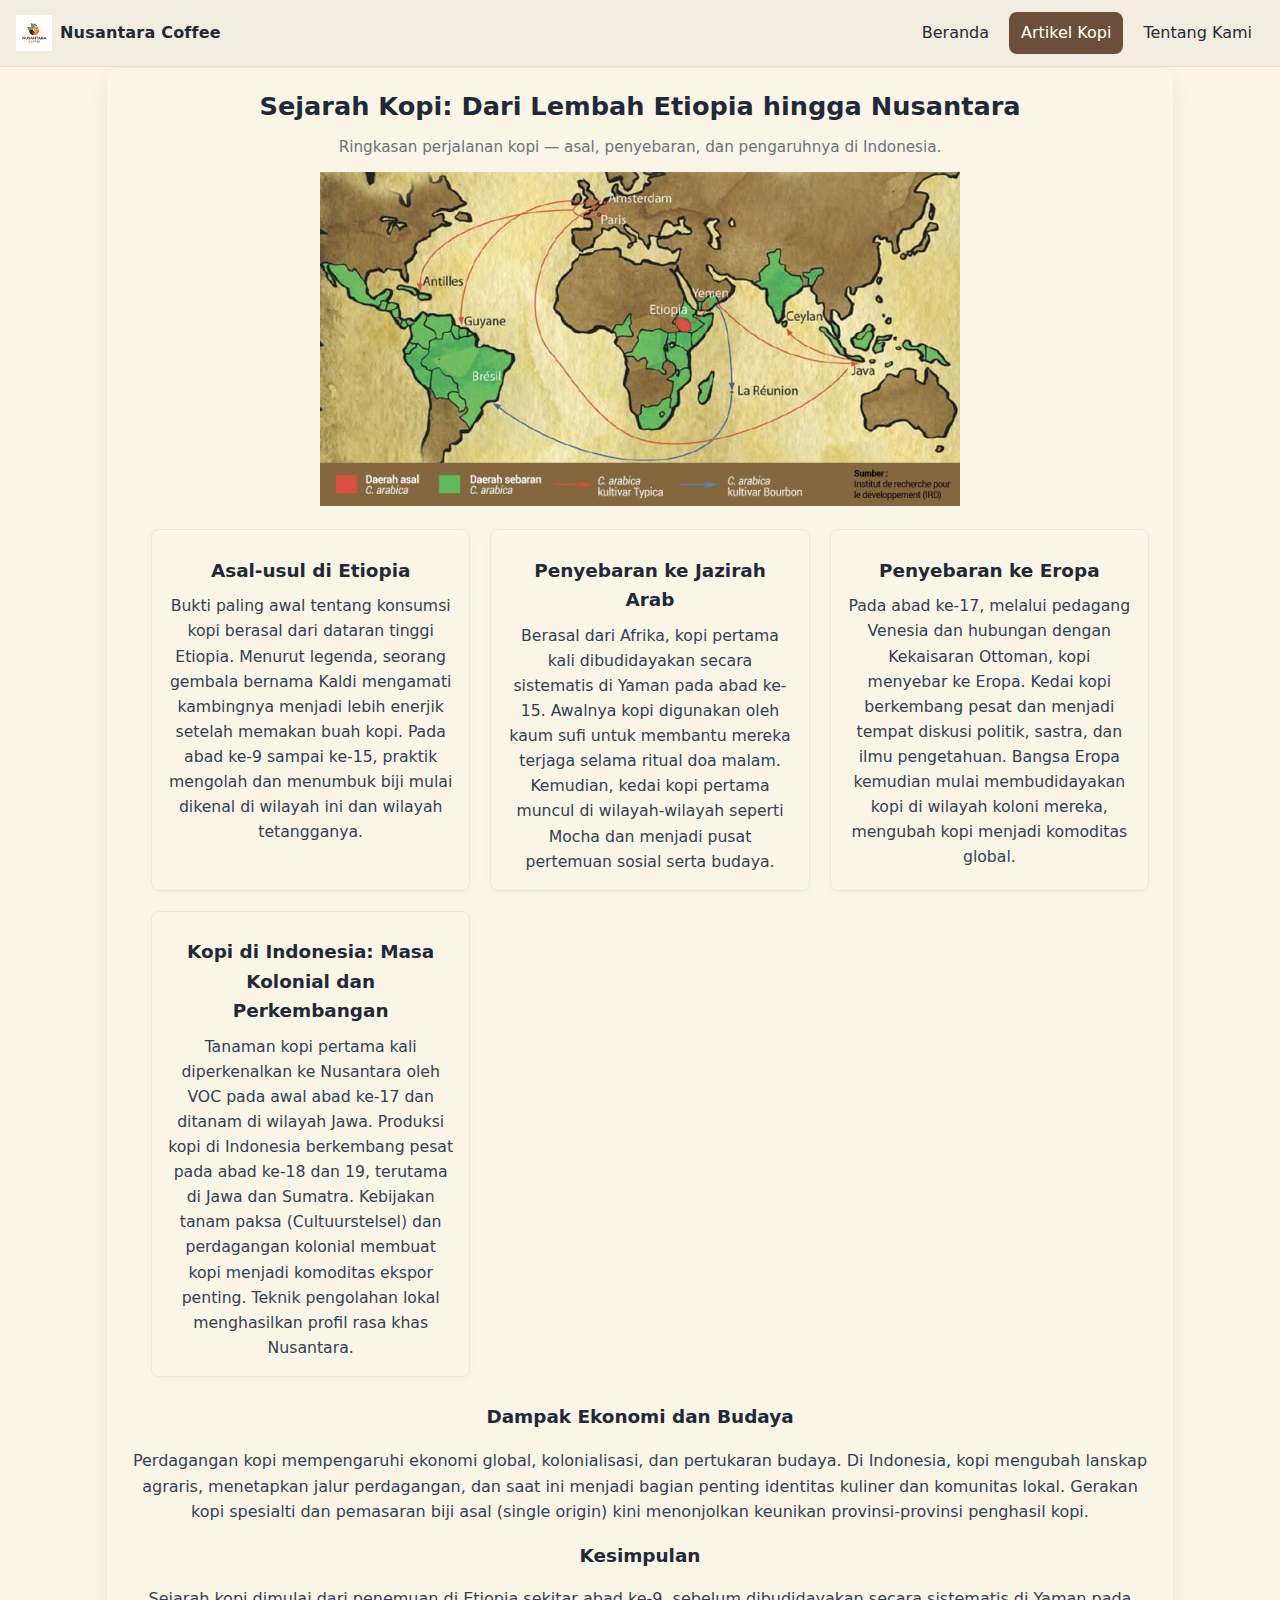
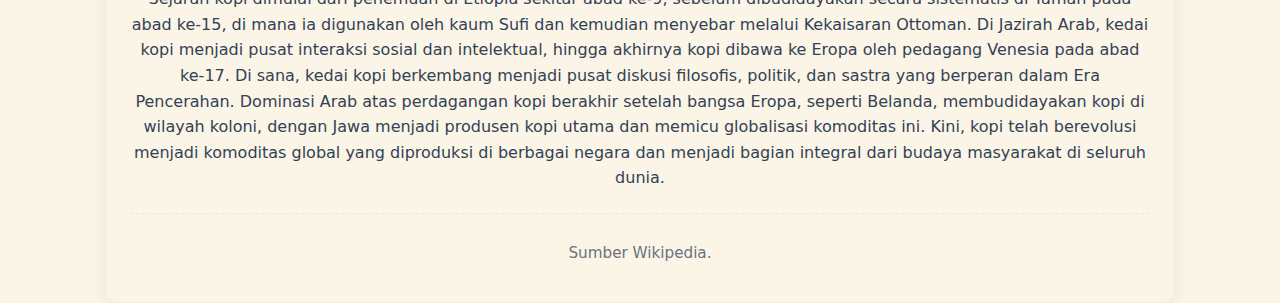
<file: article.html>
<!DOCTYPE html>
<html lang="id">
  <head>
    <meta charset="utf-8" />
    <meta name="viewport" content="width=device-width,initial-scale=1" />
    <title>Sejarah Kopi — Nusantara Coffee</title>
    <meta name="description" content="Ringkasan sejarah kopi: asal-usul, penyebaran ke dunia, dan peran Indonesia dalam perdagangan kopi global." />
    <link rel="icon" href="images/logo.jpg" />
    <link rel="stylesheet" href="article.css" />
    <link rel="stylesheet" href="style.css" />
  </head>
  <body>
    <header class="site-header">
      <a class="brand" href="index.html" aria-label="Beranda Nusantara Coffee">
        <img src="images/logo.jpg" alt="Logo Nusantara Coffee" class="logo" />
        <span class="brand-text">Nusantara Coffee</span>
      </a>
      <nav class="nav">
        <a href="index.html" class="nav-link">Beranda</a>
        <a href="article.html" class="nav-link is-active" aria-current="page">Artikel Kopi</a>
        <a href="contact.html" class="nav-link">Tentang Kami</a>
      </nav>
    </header>
    <main class="container article-page">
      <article class="article">
        <header>
          <h1 class="article-title">Sejarah Kopi: Dari Lembah Etiopia hingga Nusantara</h1>
          <p class="muted">Ringkasan perjalanan kopi — asal, penyebaran, dan pengaruhnya di Indonesia.</p>
        </header>

        <div class="article-foto" id="article-foto">
          <div class="slides-container">
            <img src="images/sejarah-kopi.jpg" alt="Sejarah Kopi" class="slide-image active" /> 
        </div>
           
        <section class="history-container">
          <ul class="container-grid" role="list">
            <li class="history-card" role="listitem">
               <h2>Asal-usul di Etiopia</h2>
               <p>
                 Bukti paling awal tentang konsumsi kopi berasal dari dataran tinggi Etiopia. Menurut legenda, seorang gembala bernama Kaldi mengamati kambingnya menjadi lebih enerjik setelah memakan buah kopi. Pada abad ke-9 sampai ke-15,
                 praktik mengolah dan menumbuk biji mulai dikenal di wilayah ini dan wilayah tetangganya.
               </p>
            </li>
            <li class="history-card" role="listitem">
               <h2>Penyebaran ke Jazirah Arab</h2>
               <p>
                 Berasal dari Afrika, kopi pertama kali dibudidayakan secara sistematis di Yaman pada abad ke-15. Awalnya kopi digunakan oleh kaum sufi untuk membantu mereka terjaga selama ritual doa malam. Kemudian, kedai kopi pertama
                 muncul di wilayah-wilayah seperti Mocha dan menjadi pusat pertemuan sosial serta budaya.
               </p>
            </li>
            <li class="history-card" role="listitem">
               <h2>Penyebaran ke Eropa</h2>
               <p>
                 Pada abad ke-17, melalui pedagang Venesia dan hubungan dengan Kekaisaran Ottoman, kopi menyebar ke Eropa. Kedai kopi berkembang pesat dan menjadi tempat diskusi politik, sastra, dan ilmu pengetahuan. Bangsa Eropa kemudian
                 mulai membudidayakan kopi di wilayah koloni mereka, mengubah kopi menjadi komoditas global.
               </p>
            </li>
            <li class="history-card" role="listitem">
               <h2>Kopi di Indonesia: Masa Kolonial dan Perkembangan</h2>
               <p>
                 Tanaman kopi pertama kali diperkenalkan ke Nusantara oleh VOC pada awal abad ke-17 dan ditanam di wilayah Jawa. Produksi kopi di Indonesia berkembang pesat pada abad ke-18 dan 19, terutama di Jawa dan Sumatra. Kebijakan
                 tanam paksa (Cultuurstelsel) dan perdagangan kolonial membuat kopi menjadi komoditas ekspor penting. Teknik pengolahan lokal menghasilkan profil rasa khas Nusantara.
               </p>
            </li>
          </ul>
         </section>

        <section>
          <h2>Dampak Ekonomi dan Budaya</h2>
          <p>
            Perdagangan kopi mempengaruhi ekonomi global, kolonialisasi, dan pertukaran budaya. Di Indonesia, kopi mengubah lanskap agraris, menetapkan jalur perdagangan, dan saat ini menjadi bagian penting identitas kuliner dan komunitas
            lokal. Gerakan kopi spesialti dan pemasaran biji asal (single origin) kini menonjolkan keunikan provinsi-provinsi penghasil kopi.
          </p>
        </section>

        <section>
          <h2>Kesimpulan</h2>
          <p>
            Sejarah kopi dimulai dari penemuan di Etiopia sekitar abad ke-9, sebelum dibudidayakan secara sistematis di Yaman pada abad ke-15, di mana ia digunakan oleh kaum Sufi dan kemudian menyebar melalui Kekaisaran Ottoman. 
            Di Jazirah Arab, kedai kopi menjadi pusat interaksi sosial dan intelektual, hingga akhirnya kopi dibawa ke Eropa oleh pedagang Venesia pada abad ke-17. 
            Di sana, kedai kopi berkembang menjadi pusat diskusi filosofis, politik, dan sastra yang berperan dalam Era Pencerahan. 
            Dominasi Arab atas perdagangan kopi berakhir setelah bangsa Eropa, seperti Belanda, membudidayakan kopi di wilayah koloni, dengan Jawa menjadi produsen kopi utama dan memicu globalisasi komoditas ini. 
            Kini, kopi telah berevolusi menjadi komoditas global yang diproduksi di berbagai negara dan menjadi bagian integral dari budaya masyarakat di seluruh dunia.
          </p>
        </section>

        <footer class="article-meta">
          <p class="muted">Sumber Wikipedia.</p>
        </footer>
      </article>
    </main>
  </body>
</html>
</file>
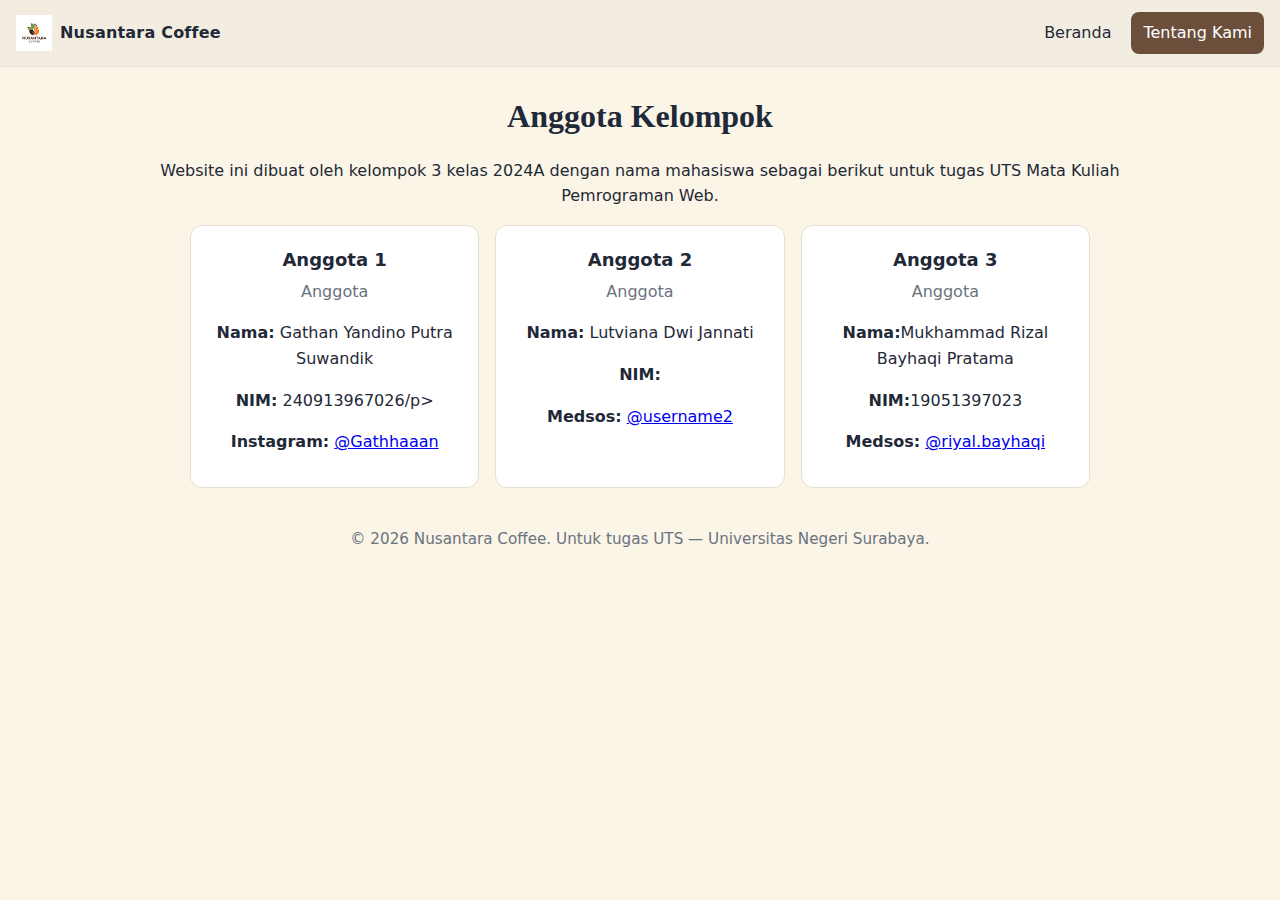
<file: contact.html>
<!doctype html>
<html lang="id">
  <head>
    <meta charset="utf-8" />
    <meta name="viewport" content="width=device-width, initial-scale=1" />
    <title>Nusantara Coffee — Tentang Kami</title>
    <meta name="description" content="Biodata Anggota Kelompok Pembuat Website Nusantara Coffee." />
    <link rel="icon" href="images/logo.jpg" />
    <link rel="stylesheet" href="style.css" />
  </head>
  <body>
    <header class="site-header">
      <a class="brand" href="index.html" aria-label="Beranda Nusantara Coffee">
        <img src="images/logo.jpg" alt="Logo Nusantara Coffee" class="logo" />
        <span class="brand-text">Nusantara Coffee</span>
      </a>
      <nav class="nav">
        <a href="index.html" class="nav-link">Beranda</a>
        <a href="contact.html" class="nav-link is-active" aria-current="page">Tentang Kami</a>
      </nav>
    </header>

    <main class="contact">
      <section class="container">
        <h1 class="section-title">Anggota Kelompok</h1>
        <p class="body">Website ini dibuat oleh kelompok 3 kelas 2024A dengan nama mahasiswa sebagai berikut untuk tugas UTS Mata Kuliah Pemrograman Web.</p>

        <div class="grid grid-3">
           <article class="card">
            <div class="card-body">
              <h2 class="card-title">Anggota 1</h2>
              <p class="card-meta">Anggota</p>
              
              <p><strong>Nama:</strong> Gathan Yandino Putra Suwandik</p>
              <p><strong>NIM:</strong> 240913967026/p>
    
              <p><strong>Instagram:</strong> <a href="https://www.instagram.com/gathhaaan?igsh=MXFhcmZrb2Y3dmhodw==">@Gathhaaan</a></p>
              
            </div>
          </article>

           <article class="card">
            <div class="card-body">
              <h2 class="card-title">Anggota 2</h2>
              <p class="card-meta">Anggota</p>
              
              <p><strong>Nama:</strong> Lutviana Dwi Jannati</p>
              <p><strong>NIM:</strong> </p>

              <p><strong>Medsos:</strong> <a href="[Link Medsos 2]">@username2</a></p>
              
            </div>
          </article>

           <article class="card">
            <div class="card-body">
              <h2 class="card-title">Anggota 3</h2>
              <p class="card-meta">Anggota</p>
              
              <p><strong>Nama:</strong>Mukhammad Rizal Bayhaqi Pratama</p>
              <p><strong>NIM:</strong>19051397023</p>

              <p><strong>Medsos:</strong> <a href="https://www.instagram.com/rizal.bayhaqi?igsh=MWFydDQyZXU1cjg1dA==">@riyal.bayhaqi</a></p>

            </div>
          </article>
        </div>
      </section>
    </main>

    <footer class="site-footer">
      <p class="muted">&copy; <span id="year"></span> Nusantara Coffee. Untuk tugas UTS — Universitas Negeri Surabaya.</p>
    </footer>

    <script src="main.js" defer></script>
  </body>
</html>
</file>
<file: article.css>
/* Style css article */
:root {
  --accent: #2f6b3b;
  --text: #0f172a;
  --muted: #6b7280;
  --card-background: #fff;
  --border: #e6e6e6;
  --radius: 10px;
  --shadow: 0 8px 24px rgba(15, 23, 42, 0.06);
  --container-max: 1000px;
  --gap: 1rem;
  --font-sans: system-ui, -apple-system, "Segoe UI", Roboto, "Helvetica Neue", Arial;
}

* {
  box-sizing: border-box;
}
body {
  margin: 0;
  font-family: var(--font-sans);
  color: var(--text);
  line-height: 1.6;
  background: transparent;
}

.article-page {
  max-width: var(--container-max);
  margin: 2rem auto;
  padding: 0 1rem;
}

.article {
  background: var(--card-bg);
  border-radius: var(--radius);
  padding: 1.5rem;
  box-shadow: var(--shadow);
  border: 1px solid rgba(15, 23, 42, 0.03);
}

.article-title {
  margin: 0 0 0.4rem;
  font-size: 1.6rem;
  font-weight: 700;
  line-height: 1.12;
}
.article .muted {
  color: var(--muted);
  margin-bottom: 0.75rem;
  font-size: 0.95rem;
}
/* hero image */
.article-hero {
  margin: 1rem 0;
  border-radius: 8px;
  overflow: hidden;
  background: #f9fafb;
}
.article-hero img.responsive {
  display: block;
  width: 100%;
  height: auto;
  object-fit: cover;
}
.article-hero figcaption {
  padding: 0.5rem 0 0;
  color: var(--muted);
  font-size: 0.88rem;
}
/* History section */
.history-container {
  margin: 1.25rem 0 1.6rem;
}
.container-grid {
  display: grid;
  grid-template-columns: repeat(3, 1fr);
  gap: calc(var(--gap) * 1.25);
  list-style: none;
  margin: 0;
  padding: 0;
}
.history-card {
  background: var(--card-bg);
  border: 1px solid var(--border);
  border-radius: 8px;
  padding: 1rem;
  box-shadow: 0 2px 8px rgba(2, 6, 23, 0.03);
  display: block;
}
.history-card h2 {
  margin: 0 0 0.5rem;
  font-size: 1.05rem;
  color: var(--text);
}
.history-card p {
  margin: 0;
  color: #334155;
  font-size: 0.98rem;
}

/* Article sections */
.article section {
  margin-top: 1rem;
}
.article section h2 {
  margin-top: 0.6rem;
  font-size: 1.15rem;
  color: var(--text);
}
.article p {
  color: #334155;
}

.article-meta {
  margin-top: 1.4rem;
  border-top: 1px dashed var(--border);
  padding-top: 0.75rem;
  color: var(--muted);
  font-size: 0.95rem;
}

.article a {
  color: var(--accent);
  text-decoration: underline;
}
.article ul,
.article ol {
  margin-left: 1.25rem;
}
.article blockquote {
  margin: 1rem 0;
  padding: 0.75rem 1rem;
  background: #f8fafc;
  border-left: 4px solid #c7d2fe;
  color: #374151;
  border-radius: 6px;
}

/* Responsive */
@media (max-width: 900px) {
  .container-grid {
    grid-template-columns: repeat(2, 1fr);
  }
  .article-title {
    font-size: 1.4rem;
  }
}
@media (max-width: 640px) {
  .container-grid {
    grid-template-columns: 1fr;
  }
  .article {
    padding: 1rem;
  }
  .article-page {
    margin: 1rem auto;
  }
  .article-title {
    font-size: 1.15rem;
  }
}
@media print {
  .site-header,
  .nav,
  footer,
  .btn {
    display: none !important;
  }
  .article {
    box-shadow: none;
    border: none;
  }
}
</file>
<file: style.css>
/* Tema warna (maks 5) */
:root {
  --bg: #faf5e6; /* krem */
  --surface: #f3ede1; /* beige terang */
  --text: #1f2937; /* abu kehitaman */
  --primary: #6b4f3b; /* cokelat kopi */
  --accent: #2f6b3b; /* hijau hutan */
  --radius: 0.75rem;
}

* {
  box-sizing: border-box;
}
html,
body {
  height: 100%;
}

html {
  scroll-behavior: smooth;
}

body {
  margin: 0;
  font-family: system-ui, -apple-system, "Segoe UI", Roboto, Helvetica, Arial, sans-serif;
  color: var(--text);
  background: var(--bg);
  line-height: 1.6;
}

/* Header */
.site-header {
  position: sticky;
  top: 0;
  z-index: 20;
  background: var(--surface);
  border-bottom: 1px solid #e7dfd2;
  display: flex;
  align-items: center;
  justify-content: space-between;
  padding: 0.75rem 1rem;
}
.brand {
  display: flex;
  align-items: center;
  gap: 0.5rem;
  text-decoration: none;
  color: var(--text);
}
.logo {
  width: 36px;
  height: 36px;
}
.brand-text {
  font-weight: 700;
  letter-spacing: 0.2px;
}
.nav {
  display: flex;
  gap: 0.5rem;
}
.nav-link {
  text-decoration: none;
  color: var(--text);
  padding: 0.5rem 0.75rem;
  border-radius: 0.5rem;
}
.nav-link:hover {
  background: #eae3d6;
}
.nav-link.is-active {
  background: var(--primary);
  color: white;
}

/* Hero */
.hero {
  position: relative;
  padding: 3rem 1rem;
  background: var(--bg);
  min-height: 90vh;
  display: flex;
  align-items: center;
  justify-content: center;
  z-index: 1;
}

.hero-inner {
  color: #e7dfd2;
  max-width: 960px;
  margin: 0 auto;
  text-align: center;
  z-index: 5;
}

.hero-background {
  position: absolute;
  top: 0;
  left: 0;
  width: 100%;
  height: 100%;
  overflow: hidden;
  z-index: -1;
}

.hero-background-image {
  position: absolute;
  top: 0;
  left: 0;
  width: 100%;
  height: 100%;
  object-fit: cover;
  opacity: 0;
  transition: opacity 1s ease-in-out;
}

.hero-background-image.active {
  opacity: 1;
}

/* Buttons */
.btn {
  display: inline-flex;
  align-items: center;
  justify-content: center;
  gap: 0.5rem;
  border: none;
  cursor: pointer;
  font-weight: 600;
  padding: 0.625rem 1rem;
  border-radius: 0.6rem;
}
.btn-primary {
  background: var(--accent);
  color: white;
}
.btn-primary:hover {
  filter: brightness(0.95);
}
.btn-secondary {
  background: var(--primary);
  color: white;
}
.btn-secondary:hover {
  filter: brightness(0.95);
}

/* Sections */

.intro {
  text-align: center;
}

.contact .container {
  text-align: center;
}

.container {
  text-align: center;
  max-width: 1100px;
  margin: 0 auto;
  padding: 0 1rem;
}
.section-title {
  font-family: Georgia;
  font-size: clamp(1.4rem, 3.5vw, 2rem);
  margin: 1.5rem 0 1rem;
}
.body {
  margin: 0.25rem 0 1rem;
}
.muted {
  color: #6b7280;
  font-size: 0.95rem;
}

/* Map */
.map-section {
  padding: 1rem 0 2rem;
}
.map-wrapper {
  position: relative;
  background: var(--surface);
  border: 1px solid #e7dfd2;
  border-radius: var(--radius);
  overflow: hidden;
}
.map-image {
  display: block;
  width: 100%;
  height: auto;
  object-fit: cover;
}

/* Hotspots (approx position) */
.hotspot {
  position: absolute;
  width: 5%;
  height: 5%;
  border: 2px solid rgba(43, 96, 59, 0.6);
  border-radius: 999px;
  background: rgba(47, 107, 59, 0.15);
  cursor: pointer;
  outline: none;
}
.hotspot:focus {
  box-shadow: 0 0 0 3px rgba(47, 107, 59, 0.35);
}
/* Positions (responsif kasar, pakai % berdasarkan gambar siluet) */
.hs-sumatra {
  left: 11%;
  top: 40%;
}
.hs-java {
  left: 37%;
  top: 80%;
}
.hs-kalimantan {
  left: 40%;
  top: 40%;
}
.hs-sulawesi {
  left: 55%;
  top: 45%;
}
.hs-bali-ntb-ntt {
  left: 55%;
  top: 80%;
}
.hs-maluku {
  left: 70%;
  top: 45%;
}
.hs-papua {
  left: 85%;
  top: 47%;
}

/* Tooltip */
.tooltip {
  position: absolute;
  min-width: 200px;
  max-width: 260px;
  background: white;
  color: var(--text);
  border: 1px solid #e7dfd2;
  border-radius: 0.6rem;
  padding: 0.5rem 0.75rem;
  box-shadow: 0 6px 20px rgba(0, 0, 0, 0.08);
  transform: translate(-50%, -110%);
  pointer-events: none;
}
.tooltip h4 {
  margin: 0.25rem 0 0.25rem;
  font-size: 1rem;
}
.tooltip ul {
  margin: 0.25rem 0;
  padding-left: 1.1rem;
}
.tooltip li {
  margin: 0.125rem 0;
}

/* kolom komentar */
.comments-section {
  margin-top: 3rem;
  padding: 2rem 0;
  background: #f8f8f8;
  border-radius: 8px;
}

.comment-form {
  display: flex;
  flex-direction: column;
  gap: 1rem;
  margin-bottom: 2rem;
}

.comment-form input,
.comment-form textarea {
  padding: 0.75rem;
  border: 1px solid #ccc;
  border-radius: 6px;
  font-size: 1rem;
  resize: vertical;
}

.comments-list {
  list-style: none;
  padding: 0;
  margin: 0;
}

.comments-list li {
  background: #fff;
  border: 1px solid #e2e2e2;
  border-radius: 6px;
  margin-bottom: 1rem;
  padding: 0.75rem 1rem;
  font-size: 1rem;
  box-shadow: 0 1px 2px rgba(0, 0, 0, 0.03);
}

.comments-list strong {
  color: #2f6b3b;
}
/* responsive pada komentar */
@media (max-width: 600px) {
  .comments-section {
    padding: 1rem 0.5rem;
  }
  .comment-form input,
  .comment-form textarea {
    font-size: 0.9rem;
  }

  .comments-list li {
    font-size: 0.9rem;
    padding: 0.5rem 0.75rem;
  }
}
/* Tabs Kategori */

.tab {
  background: transparent;
  border: 1px solid #d1d5db;
  color: #374151;
  padding: 0.4rem 0.75rem;
  border-radius: 999px;
  cursor: pointer;
  font-weight: 600;
  margin: 1rem 0 1.5rem;
  transition: background 150ms, color 150ms, border-color 150ms;
}
.tab:hover,
.tab:focus {
  border-color: #9ca3af;
  outline: none;
}
.tab.is-active {
  background: #2f6b3b;
  color: #fff;
  border-color: #2f6b3b;
} */
/* Showcase grid */
.showcase {
  padding: 2rem 0;
}
.grid {
  display: grid;
  gap: 1rem;
  grid-template-columns: repeat(1, minmax(0, 1fr));
}
@media (min-width: 640px) {
  .grid {
    grid-template-columns: repeat(2, minmax(0, 1fr));
  }
}
@media (min-width: 960px) {
  .grid {
    grid-template-columns: repeat(4, minmax(0, 1fr));
  }
}
.grid-3 {
  display: grid;
  gap: 1rem;
  grid-template-columns: repeat(1, minmax(0, 1fr));
  max-width: 900px;
  margin: 0 auto;
  align-items: stretch;
}
@media (min-width: 800px) {
  .grid-3 {
    grid-template-columns: repeat(3, minmax(0, 1fr));
  }
}

.card {
  display: flex;
  flex-direction: column;
  background: white;
  border: 1px solid #e7dfd2;
  border-radius: var(--radius);
  overflow: hidden;
  transition: transform 0.2s ease, box-shadow 0.2s ease;
}

.card .card-body {
  /* Di halaman kontak, kita ingin flex-basis penuh agar formulir punya ruang */
  flex-grow: 1;
  padding: 1rem; /* Tambahkan sedikit padding internal */
}

.card .card-title {
  text-align: center;
}

.card:hover {
  transform: translateY(-2px);
  box-shadow: 0 10px 30px rgba(0, 0, 0, 0.08);
}
.card-img {
  width: 100%;
  height: 160px;
  object-fit: cover;
}
.card-body {
  padding: 0.75rem;
}
.card-title {
  margin: 0.25rem 0 0.25rem;
  font-size: 1.125rem;
  font-weight: 700;
}
.card-meta {
  margin: 0 0 0.5rem;
  color: #6b7280;
}

/* Forms */
.form {
  display: grid;
  gap: 0.75rem;
}
.field {
  display: grid;
  gap: 0.35rem;
}
.label {
  font-weight: 600;
}
input[type="text"] {
  width: 100%;
  padding: 0.6rem 0.7rem;
  border-radius: 0.6rem;
  border: 1px solid #d7cfbf;
  background: var(--surface);
}
input[type="text"]:focus {
  outline: none;
  border-color: var(--accent);
  box-shadow: 0 0 0 3px rgba(47, 107, 59, 0.2);
}
.form-status {
  min-height: 1.25rem;
  margin: 0.25rem 0 0;
}

/* Modal */
.modal {
  border: none;
  border-radius: var(--radius);
  padding: 0;
  width: min(960px, 95vw);
}
.modal::backdrop {
  background: rgba(0, 0, 0, 0.4);
}
.modal-inner {
  display: grid;
  grid-template-columns: 1fr;
  gap: 0;
  padding: 0;
  background: white;
}
@media (min-width: 900px) {
  .modal-inner {
    grid-template-columns: 1fr 1fr;
  }
}
.modal-media {
  background: #000;
}
.modal-media img {
  display: block;
  width: 100%;
  height: 100%;
  object-fit: cover;
  max-height: 480px;
}
.modal-content {
  padding: 1rem;
}
.modal-title {
  margin: 0.25rem 0 0.25rem;
}
.modal-origin {
  margin: 0.125rem 0 0.5rem;
  color: #6b7280;
}
.modal-notes {
  margin: 0.5rem 0;
  padding-left: 1.2rem;
}
.modal-close {
  position: absolute;
  top: 0.5rem;
  right: 0.5rem;
  background: rgba(0, 0, 0, 0.6);
  color: white;
  border: none;
  border-radius: 0.5rem;
  padding: 0.35rem 0.5rem;
  cursor: pointer;
}

/* Footer */
.site-footer {
  padding: 1.5rem 1rem;
  text-align: center;
  color: #6b7280;
}
.text-pretty {
  text-wrap: pretty;
}

/* Modal */
.modal {
  border: none;
  border-radius: var(--radius);
  padding: 0;
  width: min(960px, 95vw);

  transition: opacity 0.3s ease-in-out, transform 0.3s ease-in-out;

  opacity: 0;
  transform: scale(0.95);
}

.modal[open] {
  opacity: 1;
  transform: scale(1);
}

/* PERBAIKAN 3: Membuat transisi backdrop lebih halus */
.modal::backdrop {
  background: rgba(0, 0, 0, 0.4);
  transition: opacity 0.3s ease-in-out;
  opacity: 0;
}

.modal[open]::backdrop {
  opacity: 1;
}
/* Hide Showcase cards */
.card.hidden {
  display: none;
  pointer-events: none;
  opacity: 0;
}
/* Responsive tabs */
@media (max-width: 640px) {
  .tabs {
    overflow-x: auto;
    -webkit-overflow-scrolling: touch;
    padding-bottom: 0.25rem;
  }
  .tab {
    flex: 0 0 auto;
  }
}
</file>
